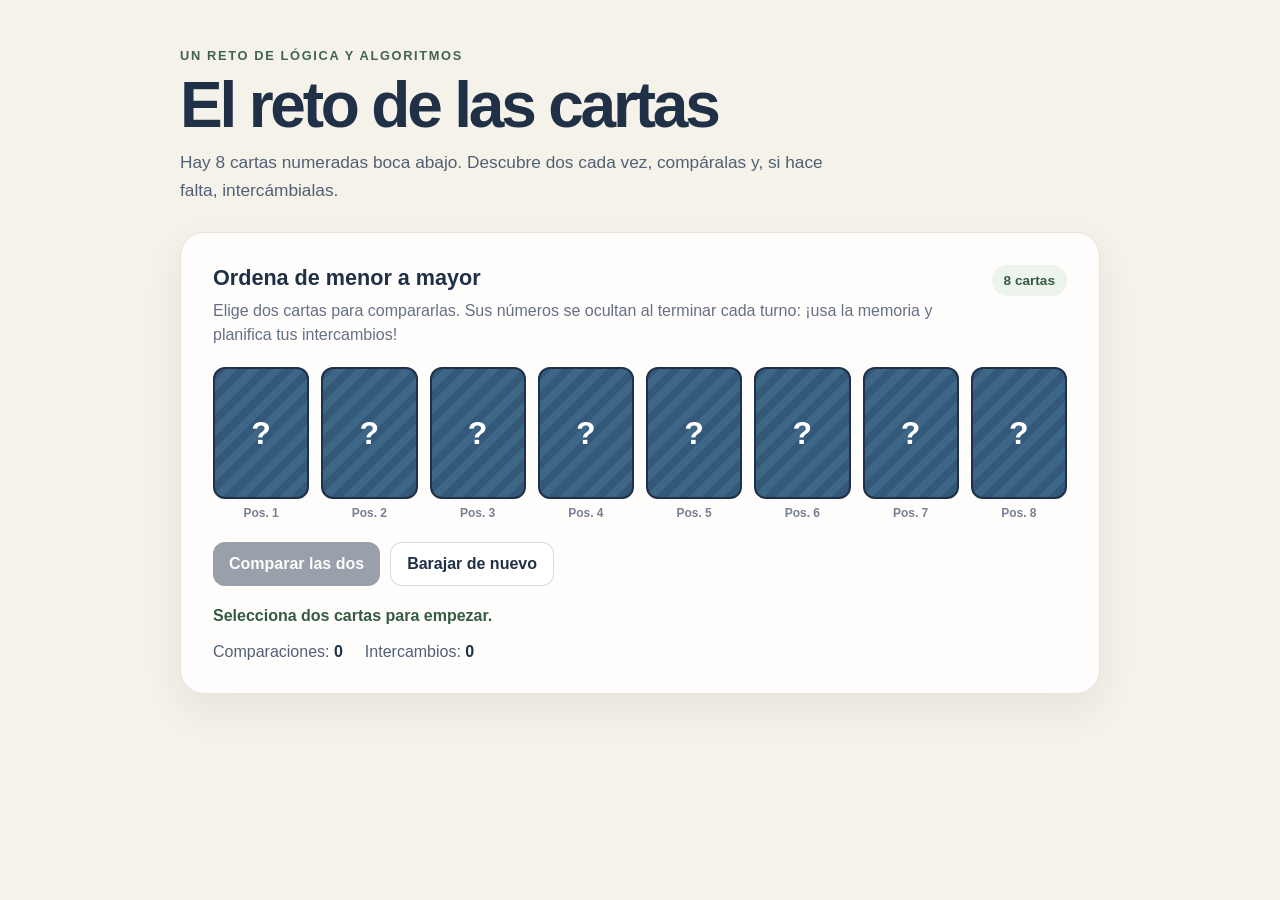
<file: index.html>
<!DOCTYPE html>
<html lang="es">

<head>
    <meta charset="UTF-8">
    <meta name="viewport" content="width=device-width, initial-scale=1.0">
    <meta name="theme-color" content="#f5f2e9">
    <title>El reto de las cartas</title>
    <link rel="stylesheet" href="styles.css">
</head>

<body>
    <main>
        <p class="eyebrow">Un reto de lógica y algoritmos</p>
        <h1>El reto de las cartas</h1>
        <p class="intro">Hay 8 cartas numeradas boca abajo. Descubre dos cada vez, compáralas y, si hace falta,
            intercámbialas.</p>

        <section class="game-panel" aria-labelledby="game-title">
            <div class="game-heading">
                <div>
                    <h2 id="game-title">Ordena de menor a mayor</h2>
                    <p class="hint">Elige dos cartas para compararlas. Sus números se ocultan al terminar cada turno:
                        ¡usa la memoria y planifica tus intercambios!</p>
                </div>
                <span class="round-badge">8 cartas</span>
            </div>

            <div id="cards" class="cards" aria-label="Cartas para ordenar"></div>
            <div class="controls">
                <button id="compareButton" class="action" type="button" disabled>Comparar las dos</button>
                <button id="swapButton" class="action" type="button" hidden>Intercambiar</button>
                <button id="finishTurnButton" class="action secondary" type="button" hidden>Ocultar y seguir</button>
                <button id="newGameButton" class="action secondary" type="button">Barajar de nuevo</button>
            </div>
            <p id="status" class="status" role="status" aria-live="polite">Selecciona dos cartas para empezar.</p>
            <div class="score" aria-label="Marcador">
                <span>Comparaciones: <strong id="comparisonCount">0</strong></span>
                <span>Intercambios: <strong id="swapCount">0</strong></span>
            </div>
        </section>

    </main>
    <script src="game.js"></script>
</body>

</html>
</file>
<file: styles.css>
:root {
       color-scheme: light;
       font-family: "Trebuchet MS", Arial, sans-serif;
       color: #203047;
       background: #f5f2e9;
       font-synthesis: none;
   }

   * {
       box-sizing: border-box;
   }

   body {
       margin: 0;
       min-width: 320px;
       min-height: 100vh;
   }

   main {
       width: min(100% - 32px, 920px);
       margin: 0 auto;
       padding: 48px 0;
   }

   .eyebrow {
       margin: 0 0 10px;
       color: #42644e;
       font-size: 0.8rem;
       font-weight: 800;
       letter-spacing: 0.13em;
       text-transform: uppercase;
   }

   h1,
   h2,
   p {
       margin-top: 0;
   }

   h1 {
       max-width: 650px;
       margin-bottom: 12px;
       font-size: clamp(2.2rem, 7vw, 4rem);
       line-height: 1;
       letter-spacing: -0.05em;
   }

   .intro {
       max-width: 650px;
       color: #516074;
       font-size: 1.08rem;
       line-height: 1.6;
   }

   .game-panel,
   .idea-panel {
       margin-top: 28px;
       padding: clamp(20px, 4vw, 32px);
       border: 1px solid #e3e1d8;
       border-radius: 24px;
       background: rgb(255 255 255 / 88%);
       box-shadow: 0 16px 40px rgb(32 48 71 / 7%);
   }

   .game-heading,
   .section-heading {
       display: flex;
       align-items: flex-start;
       justify-content: space-between;
       gap: 16px;
   }

   h2 {
       margin-bottom: 8px;
       font-size: 1.35rem;
   }

   .hint {
       margin-bottom: 20px;
       color: #647084;
       line-height: 1.5;
   }

   .round-badge {
       flex: 0 0 auto;
       padding: 8px 12px;
       border-radius: 999px;
       background: #edf4ee;
       color: #345b40;
       font-size: 0.85rem;
       font-weight: 800;
   }

   .cards {
       display: grid;
       grid-template-columns: repeat(8, minmax(0, 1fr));
       gap: clamp(6px, 1.5vw, 12px);
   }

   .card-slot {
       min-width: 0;
       text-align: center;
   }

   .card {
       display: grid;
       width: 100%;
       aspect-ratio: 0.73;
       place-items: center;
       padding: 0;
       border: 2px solid #203047;
       border-radius: 12px;
       background: repeating-linear-gradient(135deg, #335879 0 8px, #3e6687 8px 16px);
       color: #fff;
       cursor: pointer;
       font: inherit;
       font-size: clamp(1.3rem, 4vw, 2rem);
       font-weight: 900;
       transition: transform 140ms ease, box-shadow 140ms ease, background 140ms ease;
   }

   .card:hover:not(:disabled) {
       transform: translateY(-3px);
   }

   .card:focus-visible,
   button:focus-visible {
       outline: 3px solid #e49a32;
       outline-offset: 3px;
   }

   .card.selected {
       box-shadow: 0 0 0 4px #f4c25f;
       transform: translateY(-4px);
   }

   .card.revealed {
       background: #fff8df;
       color: #203047;
   }

   .card:disabled {
       cursor: default;
   }

   .position {
       display: block;
       padding-top: 7px;
       color: #778194;
       font-size: 0.75rem;
       font-weight: 700;
   }

   .controls {
       display: flex;
       flex-wrap: wrap;
       gap: 10px;
       margin-top: 22px;
   }

   .action {
       min-height: 44px;
       padding: 10px 16px;
       border: 0;
       border-radius: 12px;
       background: #203047;
       color: white;
       cursor: pointer;
       font: inherit;
       font-weight: 800;
   }

   .action:hover:not(:disabled) {
       background: #34516e;
   }

   .action.secondary {
       border: 1px solid #d5d9dd;
       background: #fff;
       color: #203047;
   }

   .action.secondary:hover:not(:disabled) {
       background: #f1f3f5;
   }

   .action:disabled {
       cursor: not-allowed;
       opacity: 0.45;
   }

   .status {
       min-height: 1.5em;
       margin: 18px 0 0;
       color: #345b40;
       font-weight: 800;
       line-height: 1.5;
   }

   .score {
       display: flex;
       flex-wrap: wrap;
       gap: 10px 22px;
       margin-top: 15px;
       color: #516074;
   }

   .score strong {
       color: #203047;
   }



   @media (max-width: 560px) {
       main {
           padding: 32px 0;
       }

       .game-heading {
           display: block;
       }

       .round-badge {
           display: inline-block;
           margin: 0 0 16px;
       }

       .cards {
           grid-template-columns: repeat(4, minmax(0, 1fr));
           row-gap: 14px;
       }

       .card {
           aspect-ratio: 0.9;
       }

       .method-grid {
           grid-template-columns: 1fr;
       }
   }

   @media (prefers-reduced-motion: reduce) {

       *,
       *::before,
       *::after {
           scroll-behavior: auto !important;
           transition-duration: 0.01ms !important;
       }
   }
</file>
